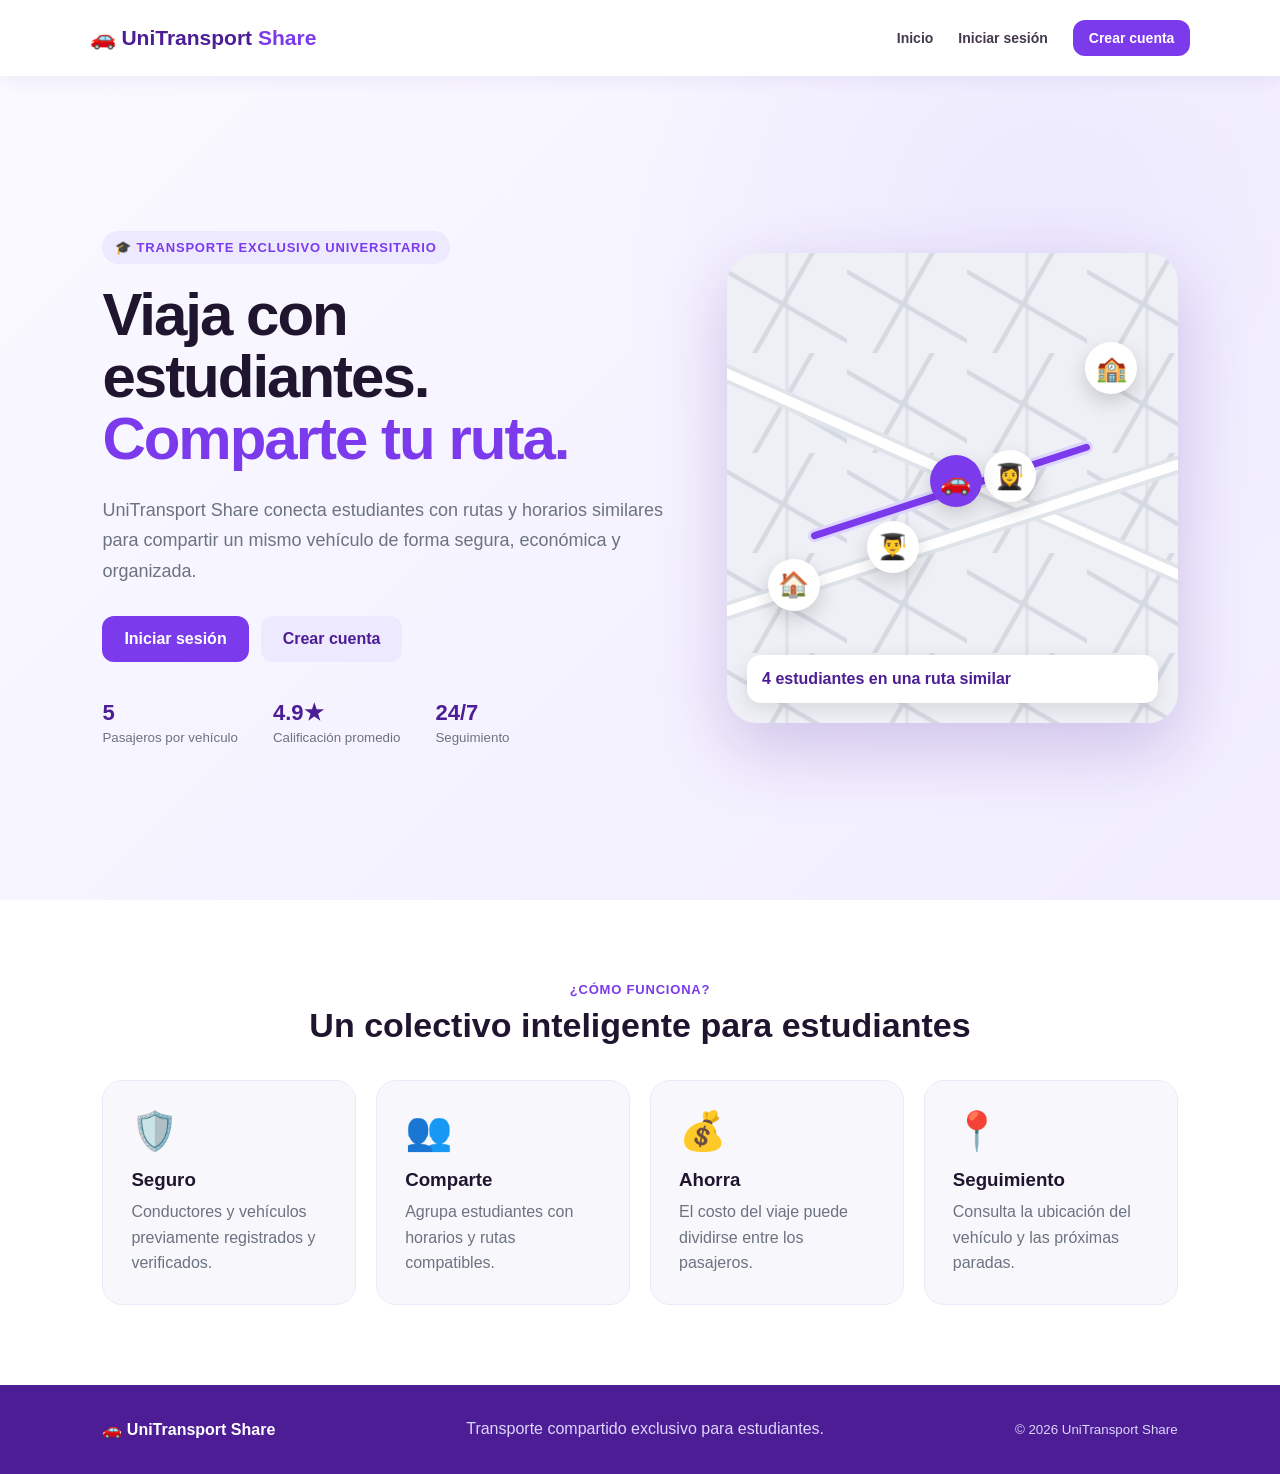
<file: UniTransport-Share/index.html>
<!DOCTYPE html>
<html lang="es">

<head>
  <meta charset="UTF-8">
  <meta name="viewport" content="width=device-width, initial-scale=1.0">
  <title>UniTransport Share</title>
  <link rel="stylesheet" href="css/style.css">
</head>

<body>
  <header>
    <a class="logo" href="index.html">🚗 UniTransport <span>Share</span></a>
    <nav>
      <a href="index.html">Inicio</a>
      <a href="login.html">Iniciar sesión</a>
      <a class="btn btn-small" href="registro.html">Crear cuenta</a>
    </nav>
  </header>

  <main class="hero">
    <section class="hero-copy">
      <span class="badge">🎓 Transporte exclusivo universitario</span>
      <h1>Viaja con estudiantes.<br><span>Comparte tu ruta.</span></h1>
      <p>UniTransport Share conecta estudiantes con rutas y horarios similares para compartir un mismo vehículo de forma
        segura, económica y organizada.</p>
      <div class="actions">
        <a class="btn" href="login.html">Iniciar sesión</a>
        <a class="btn btn-light" href="registro.html">Crear cuenta</a>
      </div>
      <div class="mini-stats">
        <div><b>5</b><small>Pasajeros por vehículo</small></div>
        <div><b>4.9★</b><small>Calificación promedio</small></div>
        <div><b>24/7</b><small>Seguimiento</small></div>
      </div>
    </section>

    <section class="hero-visual">
      <div class="map-card">
        <div class="map-grid"></div>
        <div class="road road-1"></div>
        <div class="road road-2"></div>
        <div class="route-line"></div>
        <div class="map-pin pin-home">🏠</div>
        <div class="map-pin pin-1">👨‍🎓</div>
        <div class="map-pin pin-2">👩‍🎓</div>
        <div class="map-pin pin-uni">🏫</div>
        <div class="map-car">🚗</div>
        <div class="map-label">4 estudiantes en una ruta similar</div>
      </div>
    </section>
  </main>

  <section class="features-section">
    <div class="section-heading">
      <span class="eyebrow">¿Cómo funciona?</span>
      <h2>Un colectivo inteligente para estudiantes</h2>
    </div>
    <div class="feature-grid">
      <article class="feature-card">
        <div class="feature-icon">🛡️</div>
        <h3>Seguro</h3>
        <p>Conductores y vehículos previamente registrados y verificados.</p>
      </article>
      <article class="feature-card">
        <div class="feature-icon">👥</div>
        <h3>Comparte</h3>
        <p>Agrupa estudiantes con horarios y rutas compatibles.</p>
      </article>
      <article class="feature-card">
        <div class="feature-icon">💰</div>
        <h3>Ahorra</h3>
        <p>El costo del viaje puede dividirse entre los pasajeros.</p>
      </article>
      <article class="feature-card">
        <div class="feature-icon">📍</div>
        <h3>Seguimiento</h3>
        <p>Consulta la ubicación del vehículo y las próximas paradas.</p>
      </article>
    </div>
  </section>

  <footer><b>🚗 UniTransport Share</b><span>Transporte compartido exclusivo para estudiantes.</span><small>© 2026
      UniTransport Share</small></footer>
</body>

</html>
</file>
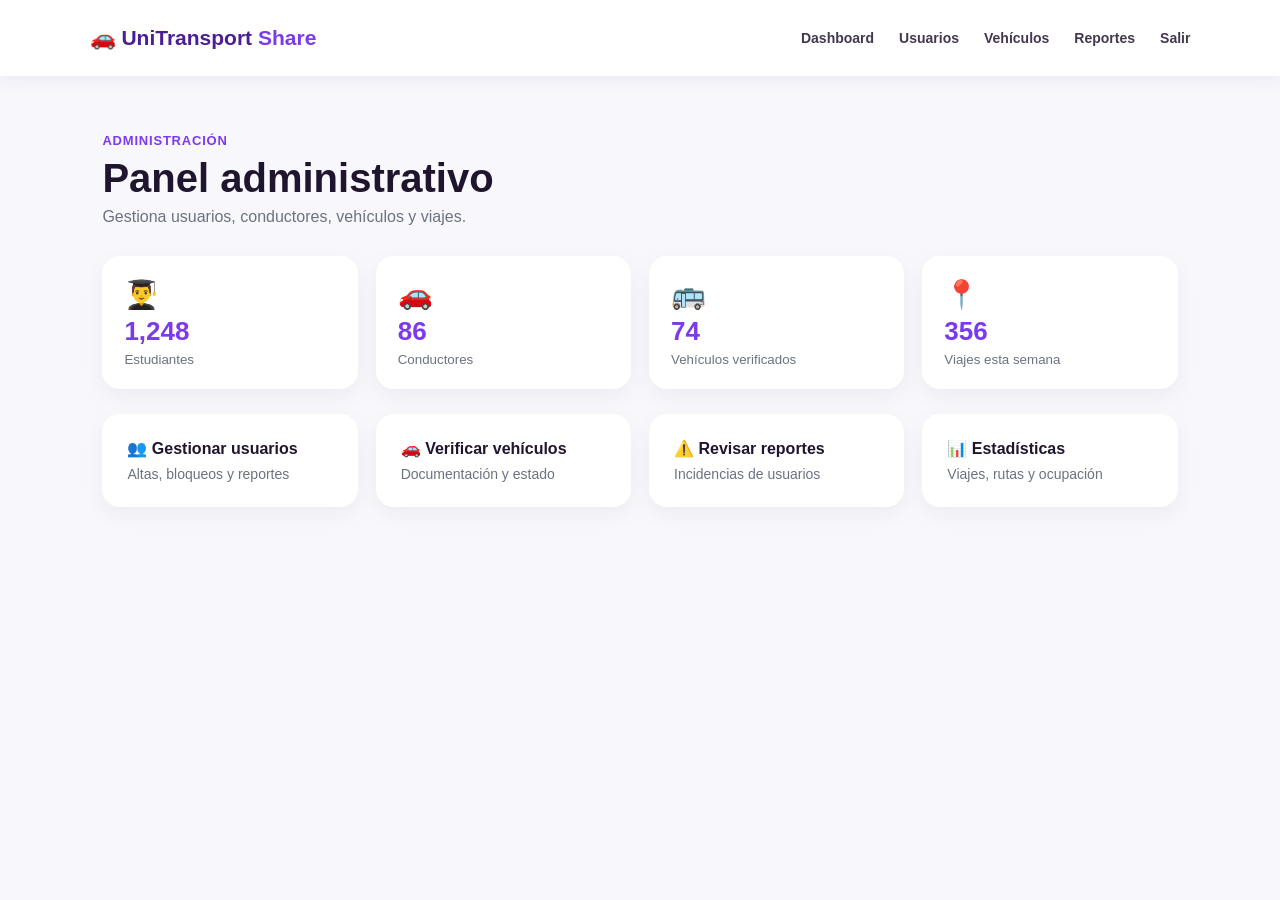
<file: UniTransport-Share/admin.html>
<!DOCTYPE html>
<html lang="es">
<head><meta charset="UTF-8"><meta name="viewport" content="width=device-width, initial-scale=1.0"><title>Administrador | UniTransport</title><link rel="stylesheet" href="css/style.css"></head>
<body>
<header><a class="logo" href="admin.html">🚗 UniTransport <span>Share</span></a><nav><a href="admin.html">Dashboard</a><a href="#usuarios">Usuarios</a><a href="#vehiculos">Vehículos</a><a href="#reportes">Reportes</a><a href="index.html">Salir</a></nav></header>
<main class="page-container"><div class="page-title"><span class="eyebrow">Administración</span><h1>Panel administrativo</h1><p>Gestiona usuarios, conductores, vehículos y viajes.</p></div>
<div class="admin-kpis"><div><span>👨‍🎓</span><b>1,248</b><small>Estudiantes</small></div><div><span>🚗</span><b>86</b><small>Conductores</small></div><div><span>🚌</span><b>74</b><small>Vehículos verificados</small></div><div><span>📍</span><b>356</b><small>Viajes esta semana</small></div></div>
<div class="admin-grid"><a href="#usuarios"><b>👥 Gestionar usuarios</b><span>Altas, bloqueos y reportes</span></a><a href="#vehiculos"><b>🚗 Verificar vehículos</b><span>Documentación y estado</span></a><a href="#reportes"><b>⚠️ Revisar reportes</b><span>Incidencias de usuarios</span></a><a href="#"><b>📊 Estadísticas</b><span>Viajes, rutas y ocupación</span></a></div>
</main></body></html>
</file>
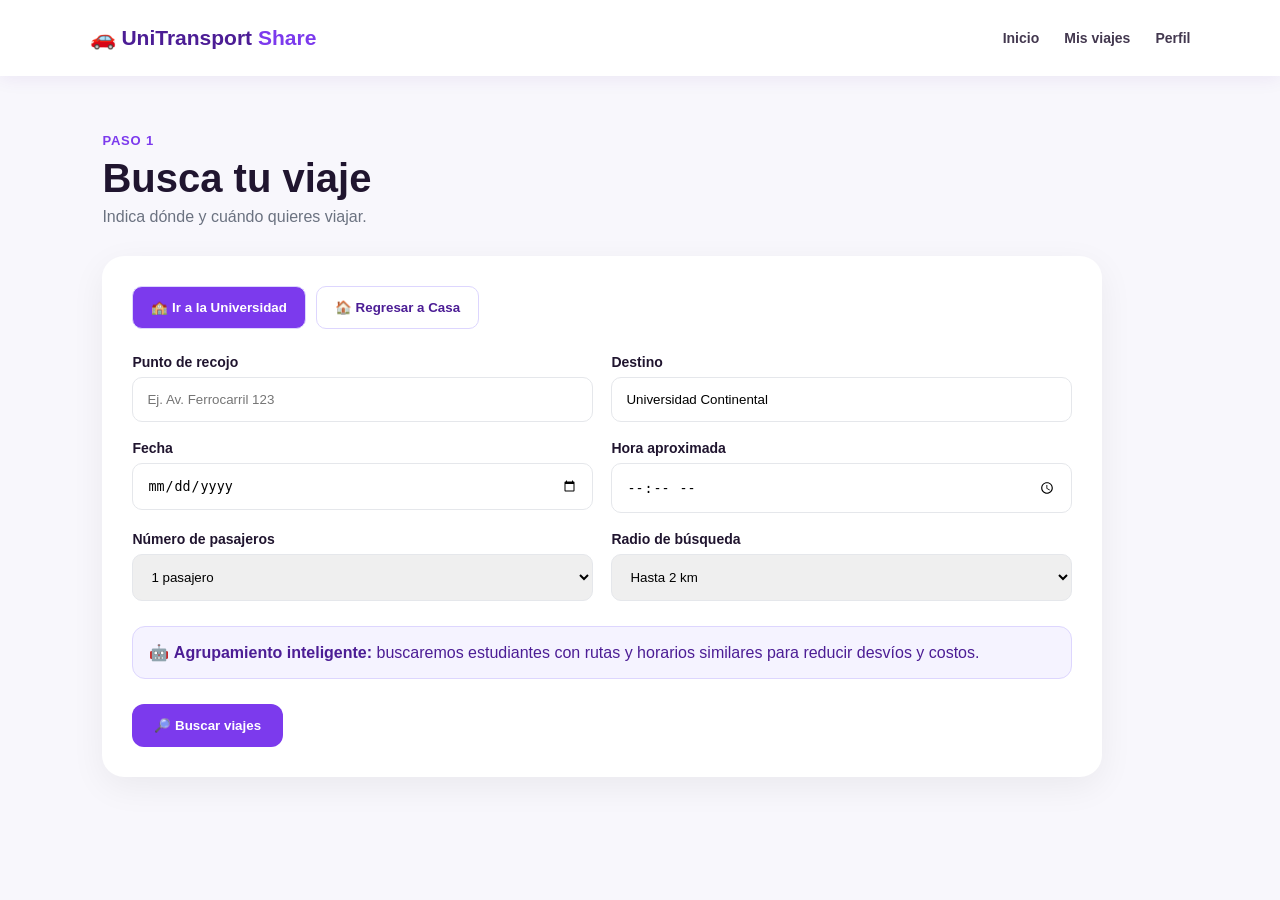
<file: UniTransport-Share/buscar-viaje.html>
<!DOCTYPE html>
<html lang="es">
<head><meta charset="UTF-8"><meta name="viewport" content="width=device-width, initial-scale=1.0"><title>Buscar viaje | UniTransport</title><link rel="stylesheet" href="css/style.css"></head>
<body>
<header><a class="logo" href="estudiante.html">🚗 UniTransport <span>Share</span></a><nav><a href="estudiante.html">Inicio</a><a href="mis-viajes.html">Mis viajes</a><a href="perfil.html">Perfil</a></nav></header>
<main class="page-container">
  <div class="page-title"><span class="eyebrow">Paso 1</span><h1>Busca tu viaje</h1><p>Indica dónde y cuándo quieres viajar.</p></div>
  <form class="search-panel" id="searchForm">
    <div class="direction-toggle"><button type="button" class="direction active" data-value="universidad">🏫 Ir a la Universidad</button><button type="button" class="direction" data-value="casa">🏠 Regresar a Casa</button></div>
    <div class="form-grid">
      <div><label>Punto de recojo</label><input id="origin" required placeholder="Ej. Av. Ferrocarril 123"></div>
      <div><label>Destino</label><input id="destination" required value="Universidad Continental" placeholder="Destino"></div>
      <div><label>Fecha</label><input id="date" type="date" required></div>
      <div><label>Hora aproximada</label><input id="time" type="time" required></div>
      <div><label>Número de pasajeros</label><select><option>1 pasajero</option><option>2 pasajeros</option><option>3 pasajeros</option></select></div>
      <div><label>Radio de búsqueda</label><select><option>Hasta 2 km</option><option>Hasta 5 km</option><option>Hasta 10 km</option></select></div>
    </div>
    <div class="smart-message">🤖 <b>Agrupamiento inteligente:</b> buscaremos estudiantes con rutas y horarios similares para reducir desvíos y costos.</div>
    <button class="btn" type="submit">🔎 Buscar viajes</button>
  </form>
</main>
<script src="js/script.js"></script>
</body>
</html>
</file>
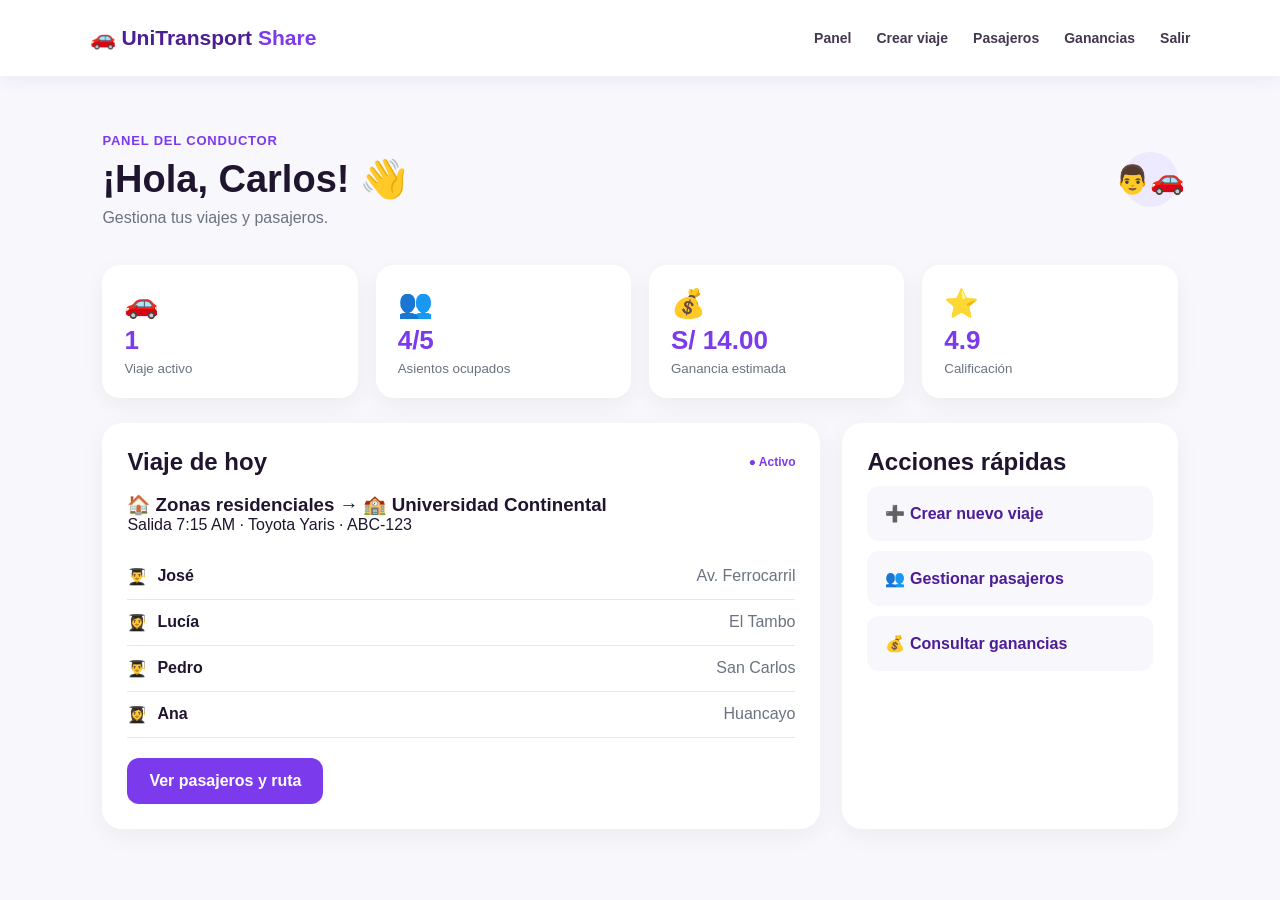
<file: UniTransport-Share/conductor.html>
<!DOCTYPE html>
<html lang="es">
<head><meta charset="UTF-8"><meta name="viewport" content="width=device-width, initial-scale=1.0"><title>Panel conductor | UniTransport</title><link rel="stylesheet" href="css/style.css"></head>
<body>
<header><a class="logo" href="conductor.html">🚗 UniTransport <span>Share</span></a><nav><a href="conductor.html">Panel</a><a href="crear-viaje.html">Crear viaje</a><a href="pasajeros.html">Pasajeros</a><a href="ganancias.html">Ganancias</a><a href="index.html">Salir</a></nav></header>
<main class="dashboard">
  <div class="welcome"><div><span class="eyebrow">Panel del conductor</span><h1>¡Hola, Carlos! 👋</h1><p>Gestiona tus viajes y pasajeros.</p></div><div class="avatar">👨‍🚗</div></div>
  <div class="driver-kpis"><div><span>🚗</span><b>1</b><small>Viaje activo</small></div><div><span>👥</span><b>4/5</b><small>Asientos ocupados</small></div><div><span>💰</span><b>S/ 14.00</b><small>Ganancia estimada</small></div><div><span>⭐</span><b>4.9</b><small>Calificación</small></div></div>
  <div class="driver-main-grid">
    <section class="driver-panel"><div class="panel-title"><h2>Viaje de hoy</h2><span class="status active">● Activo</span></div><h3>🏠 Zonas residenciales → 🏫 Universidad Continental</h3><p>Salida 7:15 AM · Toyota Yaris · ABC-123</p><div class="passenger-list"><div>👨‍🎓 <b>José</b><span>Av. Ferrocarril</span></div><div>👩‍🎓 <b>Lucía</b><span>El Tambo</span></div><div>👨‍🎓 <b>Pedro</b><span>San Carlos</span></div><div>👩‍🎓 <b>Ana</b><span>Huancayo</span></div></div><a class="btn" href="pasajeros.html">Ver pasajeros y ruta</a></section>
    <section class="driver-panel quick-driver"><h2>Acciones rápidas</h2><a href="crear-viaje.html">➕ Crear nuevo viaje</a><a href="pasajeros.html">👥 Gestionar pasajeros</a><a href="ganancias.html">💰 Consultar ganancias</a></section>
  </div>
</main>
</body>
</html>
</file>
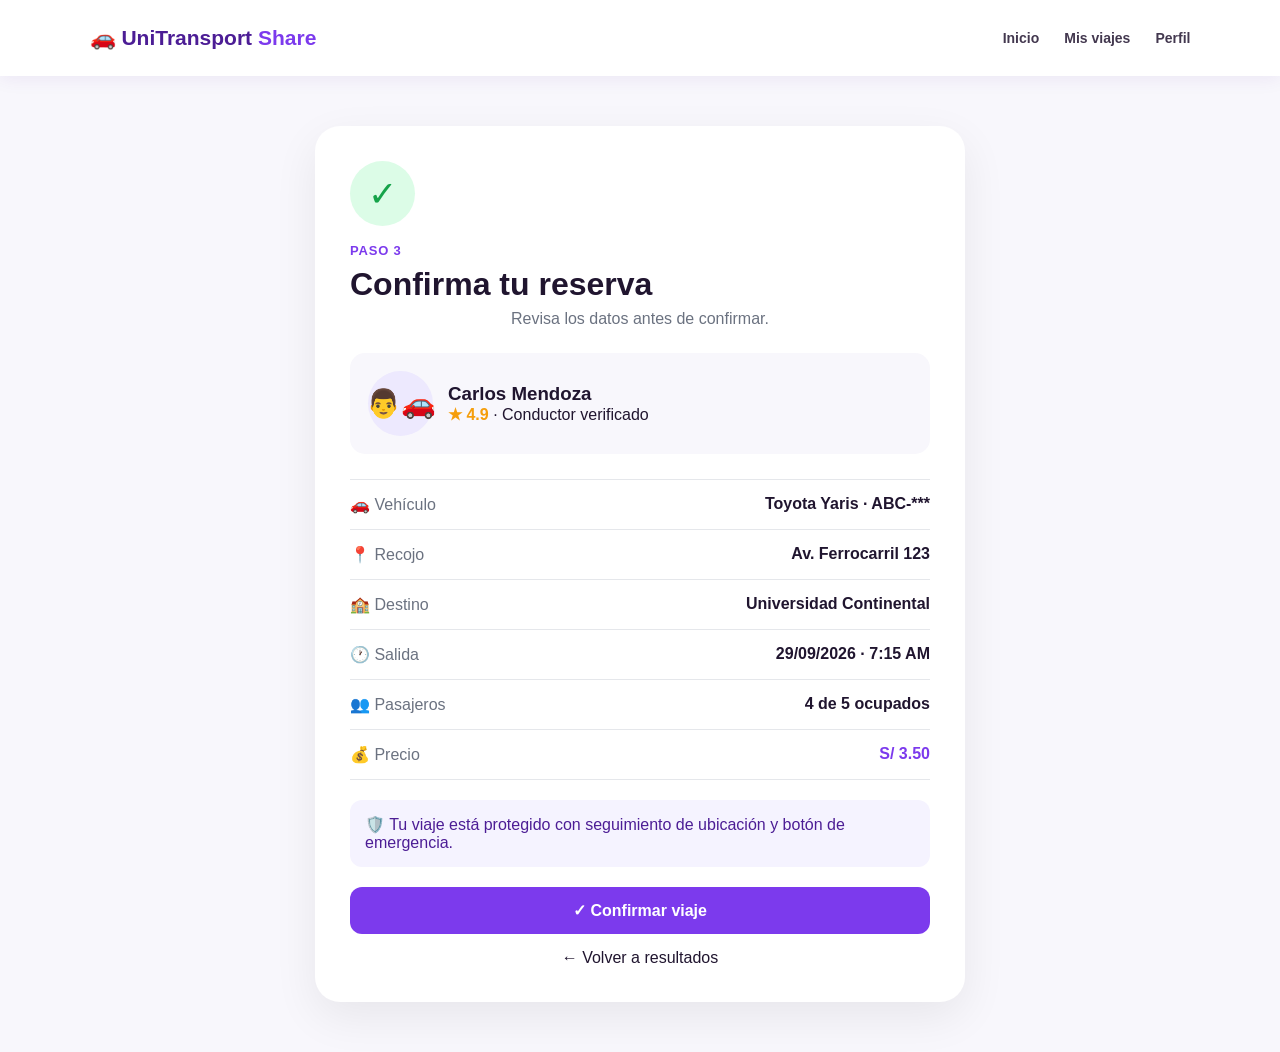
<file: UniTransport-Share/confirmacion.html>
<!DOCTYPE html>
<html lang="es">
<head><meta charset="UTF-8"><meta name="viewport" content="width=device-width, initial-scale=1.0"><title>Confirmar viaje | UniTransport</title><link rel="stylesheet" href="css/style.css"></head>
<body>
<header><a class="logo" href="estudiante.html">🚗 UniTransport <span>Share</span></a><nav><a href="estudiante.html">Inicio</a><a href="mis-viajes.html">Mis viajes</a><a href="perfil.html">Perfil</a></nav></header>
<main class="confirm-page">
  <div class="confirm-card">
    <div class="success-icon">✓</div><span class="eyebrow">Paso 3</span><h1>Confirma tu reserva</h1><p class="muted">Revisa los datos antes de confirmar.</p>
    <div class="driver-summary"><div class="driver-photo large">👨‍🚗</div><div><h3>Carlos Mendoza</h3><span class="rating">★ 4.9</span> · Conductor verificado</div></div>
    <div class="detail-list">
      <div><span>🚗 Vehículo</span><b>Toyota Yaris · ABC-***</b></div>
      <div><span>📍 Recojo</span><b>Av. Ferrocarril 123</b></div>
      <div><span>🏫 Destino</span><b>Universidad Continental</b></div>
      <div><span>🕐 Salida</span><b>29/09/2026 · 7:15 AM</b></div>
      <div><span>👥 Pasajeros</span><b>4 de 5 ocupados</b></div>
      <div><span>💰 Precio</span><b class="purple">S/ 3.50</b></div>
    </div>
    <div class="safety-note">🛡️ Tu viaje está protegido con seguimiento de ubicación y botón de emergencia.</div>
    <a class="btn full center" href="mapa.html">✓ Confirmar viaje</a>
    <a class="back-link center-link" href="resultados.html">← Volver a resultados</a>
  </div>
</main>
</body>
</html>
</file>
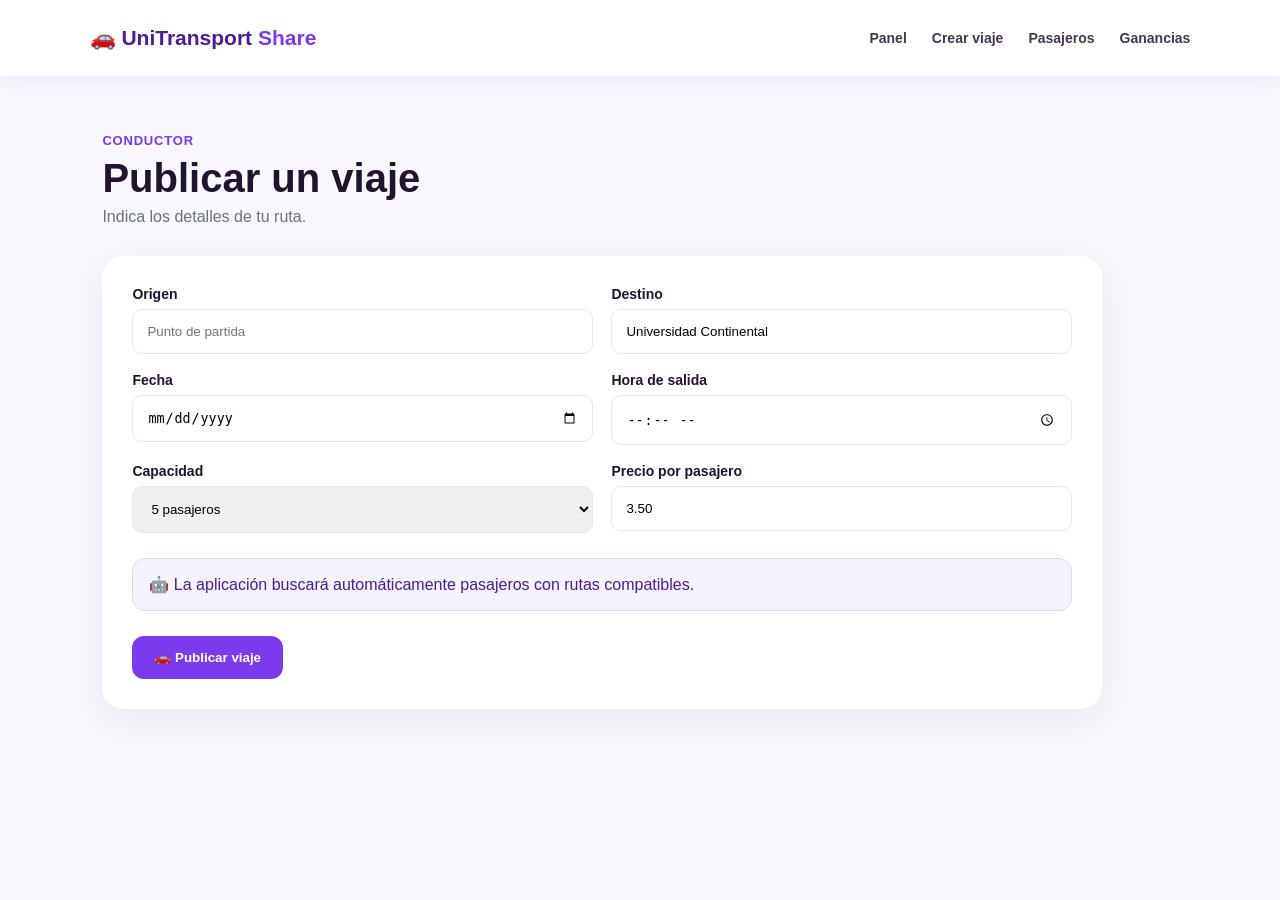
<file: UniTransport-Share/crear-viaje.html>
<!DOCTYPE html>
<html lang="es">
<head><meta charset="UTF-8"><meta name="viewport" content="width=device-width, initial-scale=1.0"><title>Crear viaje | UniTransport</title><link rel="stylesheet" href="css/style.css"></head>
<body>
<header><a class="logo" href="conductor.html">🚗 UniTransport <span>Share</span></a><nav><a href="conductor.html">Panel</a><a href="crear-viaje.html">Crear viaje</a><a href="pasajeros.html">Pasajeros</a><a href="ganancias.html">Ganancias</a></nav></header>
<main class="page-container">
<div class="page-title"><span class="eyebrow">Conductor</span><h1>Publicar un viaje</h1><p>Indica los detalles de tu ruta.</p></div>
<form class="search-panel" id="createTripForm"><div class="form-grid"><div><label>Origen</label><input required placeholder="Punto de partida"></div><div><label>Destino</label><input required value="Universidad Continental"></div><div><label>Fecha</label><input type="date" required></div><div><label>Hora de salida</label><input type="time" required></div><div><label>Capacidad</label><select><option>4 pasajeros</option><option selected>5 pasajeros</option><option>6 pasajeros</option></select></div><div><label>Precio por pasajero</label><input type="number" value="3.50" step="0.10"></div></div><div class="smart-message">🤖 La aplicación buscará automáticamente pasajeros con rutas compatibles.</div><button class="btn" type="submit">🚗 Publicar viaje</button></form>
</main>
<script src="js/script.js"></script>
</body>
</html>
</file>
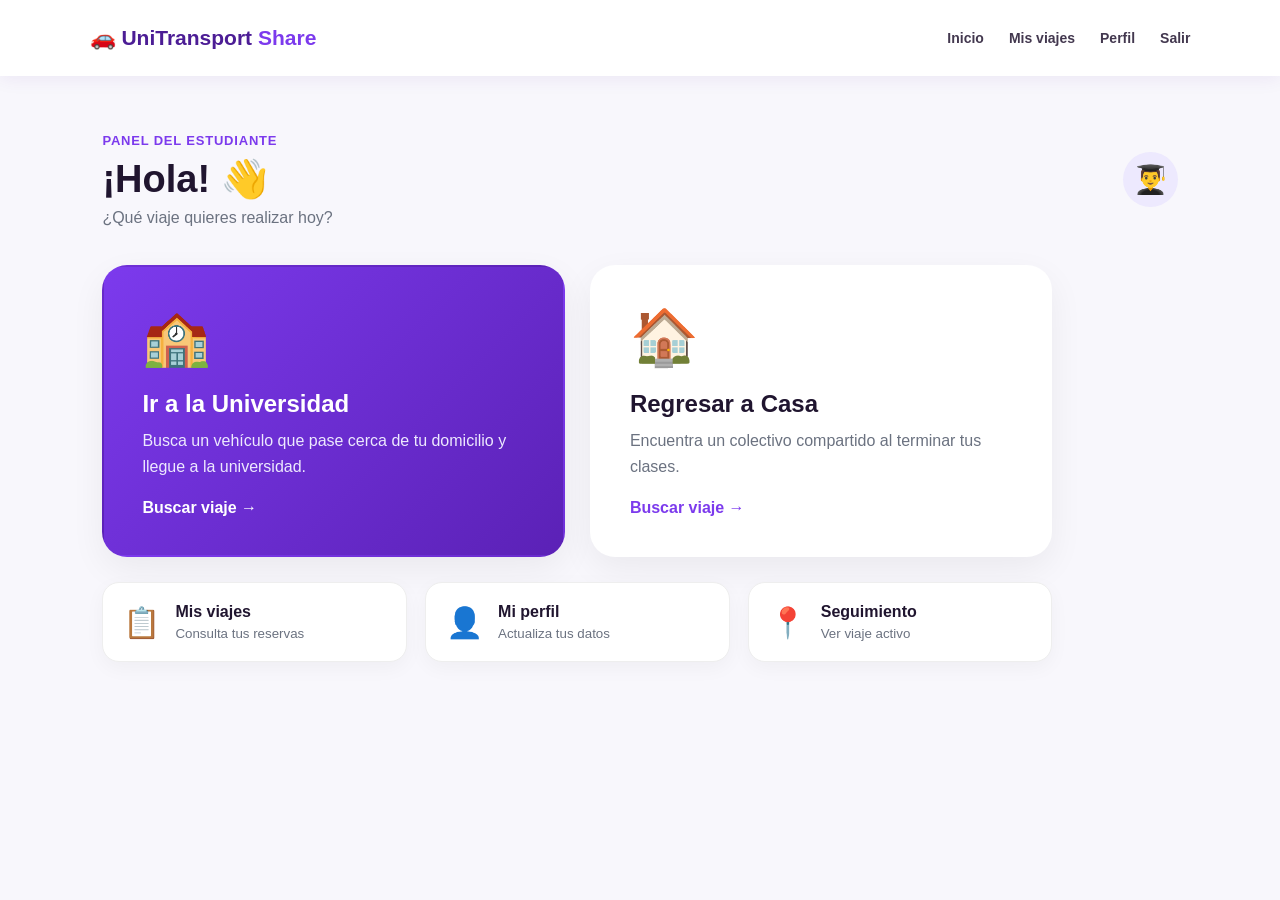
<file: UniTransport-Share/estudiante.html>
<!DOCTYPE html>
<html lang="es">
<head><meta charset="UTF-8"><meta name="viewport" content="width=device-width, initial-scale=1.0"><title>Panel estudiante | UniTransport</title><link rel="stylesheet" href="css/style.css"></head>
<body>
<header class="dashboard-header"><a class="logo" href="estudiante.html">🚗 UniTransport <span>Share</span></a><nav><a href="estudiante.html">Inicio</a><a href="mis-viajes.html">Mis viajes</a><a href="perfil.html">Perfil</a><a href="index.html">Salir</a></nav></header>
<main class="dashboard">
  <div class="welcome"><div><span class="eyebrow">Panel del estudiante</span><h1>¡Hola! 👋</h1><p>¿Qué viaje quieres realizar hoy?</p></div><div class="avatar">👨‍🎓</div></div>
  <div class="trip-choice">
    <a href="buscar-viaje.html?tipo=universidad" class="choice-card primary"><span class="choice-icon">🏫</span><h2>Ir a la Universidad</h2><p>Busca un vehículo que pase cerca de tu domicilio y llegue a la universidad.</p><span class="choice-link">Buscar viaje →</span></a>
    <a href="buscar-viaje.html?tipo=casa" class="choice-card"><span class="choice-icon">🏠</span><h2>Regresar a Casa</h2><p>Encuentra un colectivo compartido al terminar tus clases.</p><span class="choice-link">Buscar viaje →</span></a>
  </div>
  <div class="quick-grid">
    <a href="mis-viajes.html" class="quick-card"><span>📋</span><div><b>Mis viajes</b><small>Consulta tus reservas</small></div></a>
    <a href="perfil.html" class="quick-card"><span>👤</span><div><b>Mi perfil</b><small>Actualiza tus datos</small></div></a>
    <a href="mapa.html" class="quick-card"><span>📍</span><div><b>Seguimiento</b><small>Ver viaje activo</small></div></a>
  </div>
</main>
</body>
</html>
</file>
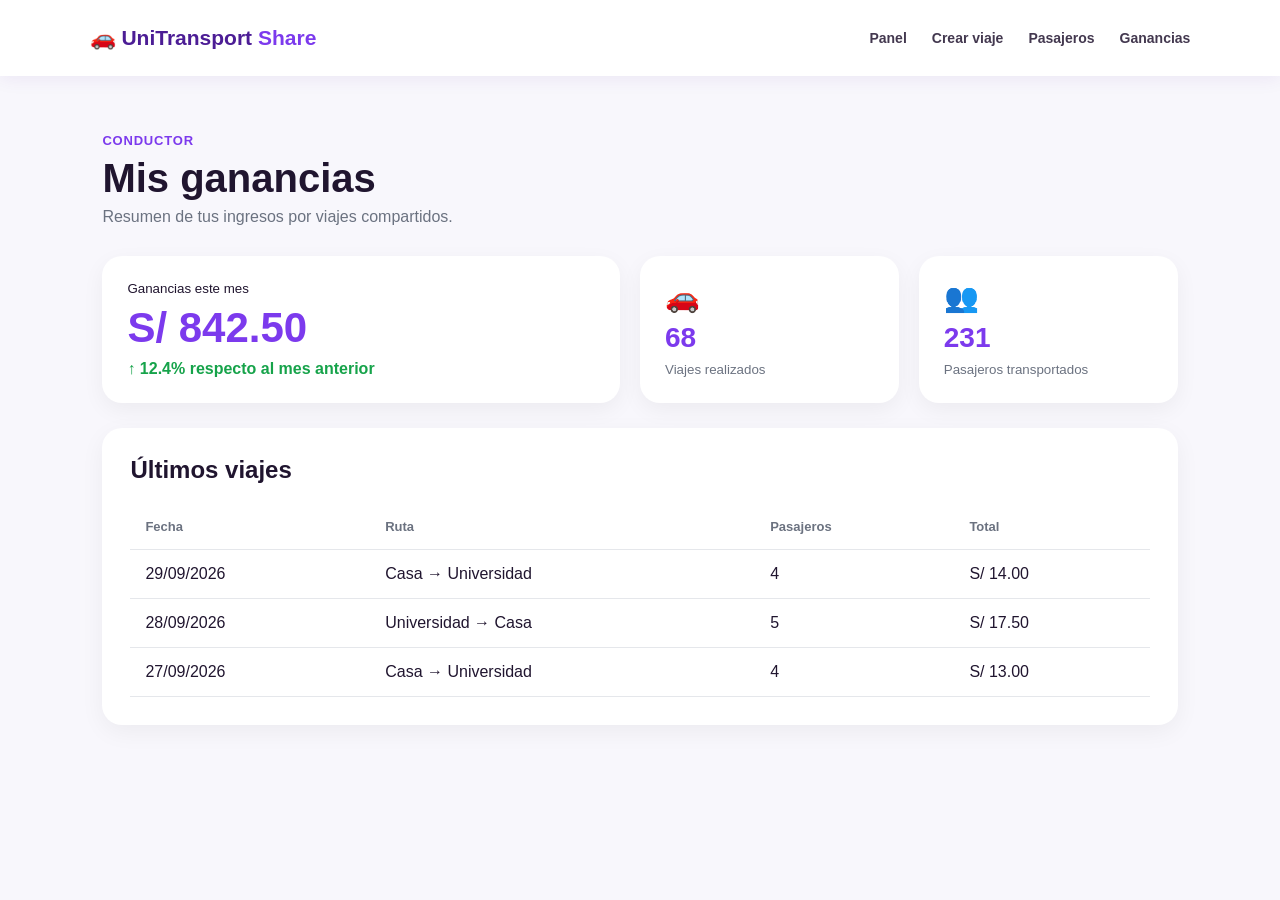
<file: UniTransport-Share/ganancias.html>
<!DOCTYPE html>
<html lang="es">
<head><meta charset="UTF-8"><meta name="viewport" content="width=device-width, initial-scale=1.0"><title>Ganancias | UniTransport</title><link rel="stylesheet" href="css/style.css"></head>
<body>
<header><a class="logo" href="conductor.html">🚗 UniTransport <span>Share</span></a><nav><a href="conductor.html">Panel</a><a href="crear-viaje.html">Crear viaje</a><a href="pasajeros.html">Pasajeros</a><a href="ganancias.html">Ganancias</a></nav></header>
<main class="page-container"><div class="page-title"><span class="eyebrow">Conductor</span><h1>Mis ganancias</h1><p>Resumen de tus ingresos por viajes compartidos.</p></div>
<div class="earnings-grid"><div class="earning-main"><small>Ganancias este mes</small><strong>S/ 842.50</strong><span class="positive">↑ 12.4% respecto al mes anterior</span></div><div class="earning-small"><span>🚗</span><b>68</b><small>Viajes realizados</small></div><div class="earning-small"><span>👥</span><b>231</b><small>Pasajeros transportados</small></div></div>
<section class="profile-card table-card"><h2>Últimos viajes</h2><table><thead><tr><th>Fecha</th><th>Ruta</th><th>Pasajeros</th><th>Total</th></tr></thead><tbody><tr><td>29/09/2026</td><td>Casa → Universidad</td><td>4</td><td>S/ 14.00</td></tr><tr><td>28/09/2026</td><td>Universidad → Casa</td><td>5</td><td>S/ 17.50</td></tr><tr><td>27/09/2026</td><td>Casa → Universidad</td><td>4</td><td>S/ 13.00</td></tr></tbody></table></section>
</main></body></html>
</file>
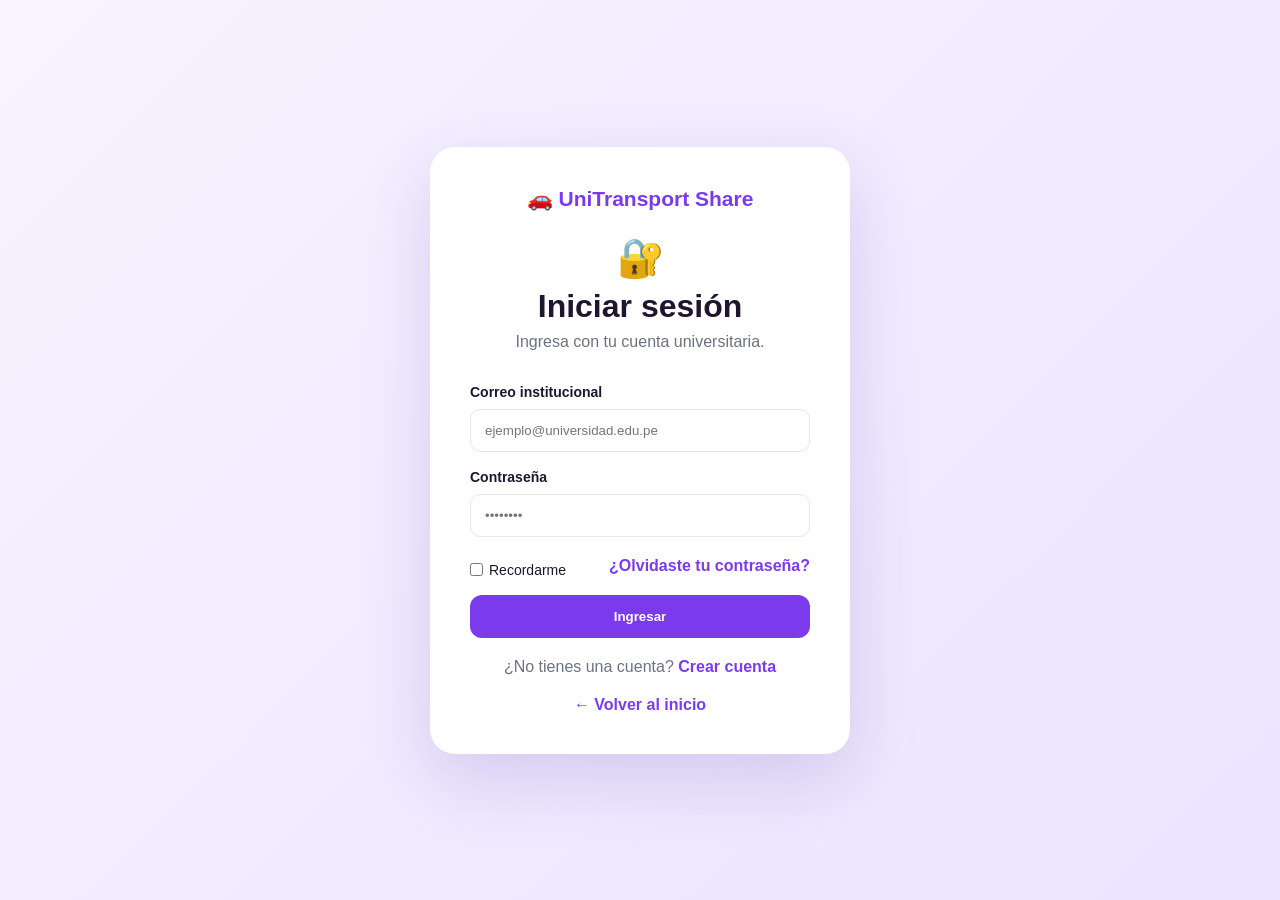
<file: UniTransport-Share/login.html>
<!DOCTYPE html>
<html lang="es">
<head><meta charset="UTF-8"><meta name="viewport" content="width=device-width, initial-scale=1.0"><title>Iniciar sesión | UniTransport</title><link rel="stylesheet" href="css/style.css"></head>
<body class="auth-body">
<div class="auth-card">
  <a class="logo auth-logo" href="index.html">🚗 UniTransport <span>Share</span></a>
  <div class="auth-icon">🔐</div>
  <h1>Iniciar sesión</h1>
  <p class="muted">Ingresa con tu cuenta universitaria.</p>
  <form id="loginForm">
    <label>Correo institucional</label><input type="email" placeholder="ejemplo@universidad.edu.pe" required>
    <label>Contraseña</label><input type="password" placeholder="••••••••" required>
    <div class="form-row between"><label class="check"><input type="checkbox"> Recordarme</label><a href="#">¿Olvidaste tu contraseña?</a></div>
    <button class="btn full" type="submit">Ingresar</button>
  </form>
  <p class="auth-bottom">¿No tienes una cuenta? <a href="registro.html">Crear cuenta</a></p>
  <a class="back-link" href="index.html">← Volver al inicio</a>
</div>
<script src="js/script.js"></script>
</body>
</html>
</file>
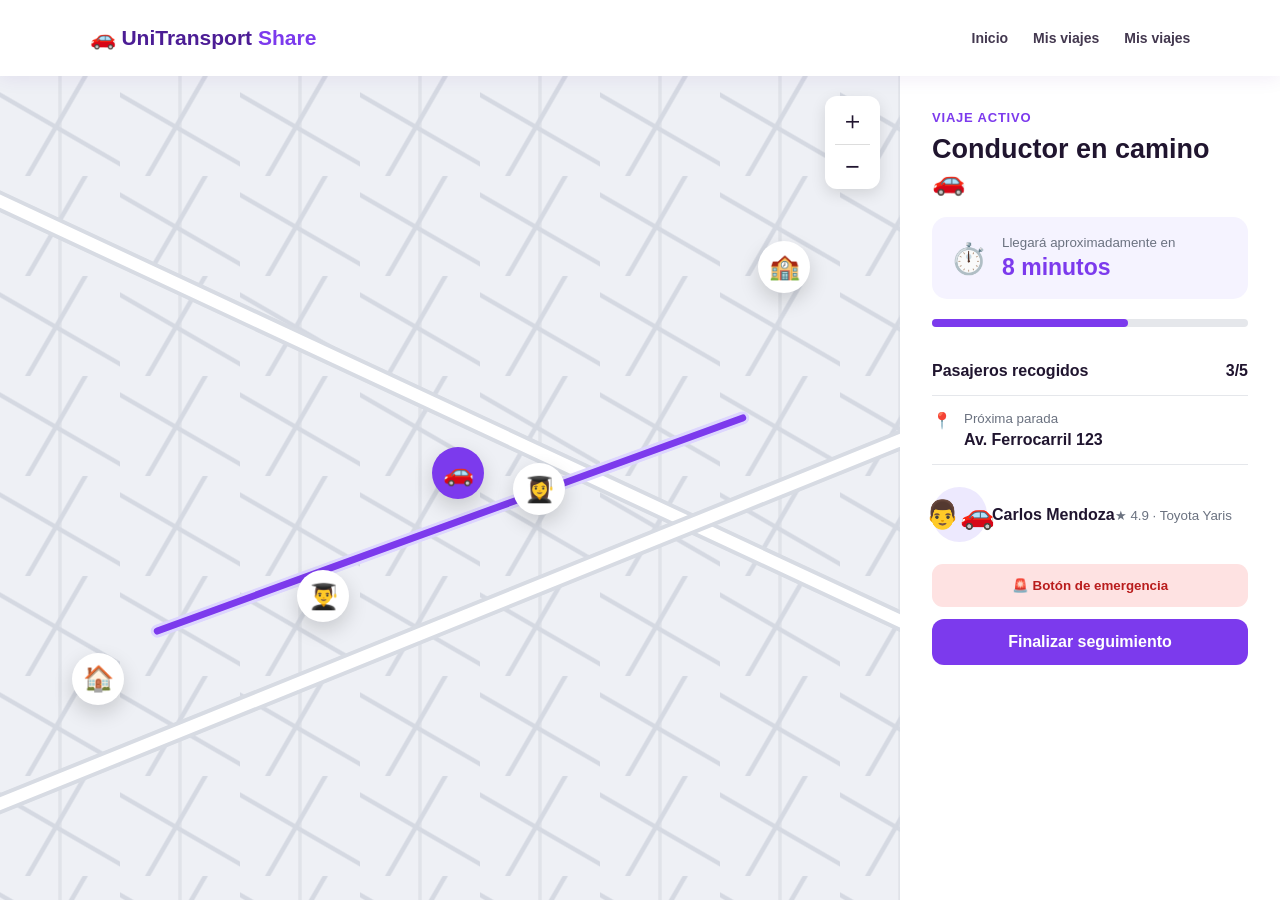
<file: UniTransport-Share/mapa.html>
<!DOCTYPE html>
<html lang="es">
<head><meta charset="UTF-8"><meta name="viewport" content="width=device-width, initial-scale=1.0"><title>Seguimiento | UniTransport</title><link rel="stylesheet" href="css/style.css"></head>
<body>
<header><a class="logo" href="estudiante.html">🚗 UniTransport <span>Share</span></a><nav><a href="estudiante.html">Inicio</a><a href="mis-viajes.html">Mis viajes</a><a href="mis-viajes.html">Mis viajes</a></nav></header>
<main class="tracking">
  <section class="fake-map">
    <div class="map-grid"></div><div class="road road-a"></div><div class="road road-b"></div><div class="route-line track-route"></div>
    <div class="map-pin pin-track-home">🏠</div><div class="map-pin pin-track-1">👨‍🎓</div><div class="map-pin pin-track-2">👩‍🎓</div><div class="map-pin pin-track-uni">🏫</div><div class="map-car moving">🚗</div>
    <div class="map-control">＋<br><hr>−</div>
  </section>
  <aside class="tracking-panel">
    <span class="eyebrow">Viaje activo</span><h1>Conductor en camino 🚗</h1>
    <div class="eta"><span>⏱️</span><div><small>Llegará aproximadamente en</small><strong>8 minutos</strong></div></div>
    <div class="progress"><div style="width:62%"></div></div>
    <div class="track-status"><b>Pasajeros recogidos</b><strong>3/5</strong></div>
    <div class="next-stop"><span>📍</span><div><small>Próxima parada</small><b>Av. Ferrocarril 123</b></div></div>
    <div class="trip-driver"><div class="driver-photo">👨‍🚗</div><div><b>Carlos Mendoza</b><small>★ 4.9 · Toyota Yaris</small></div></div>
    <button class="emergency">🚨 Botón de emergencia</button>
    <a class="btn full center" href="mis-viajes.html">Finalizar seguimiento</a>
  </aside>
</main>
</body>
</html>
</file>
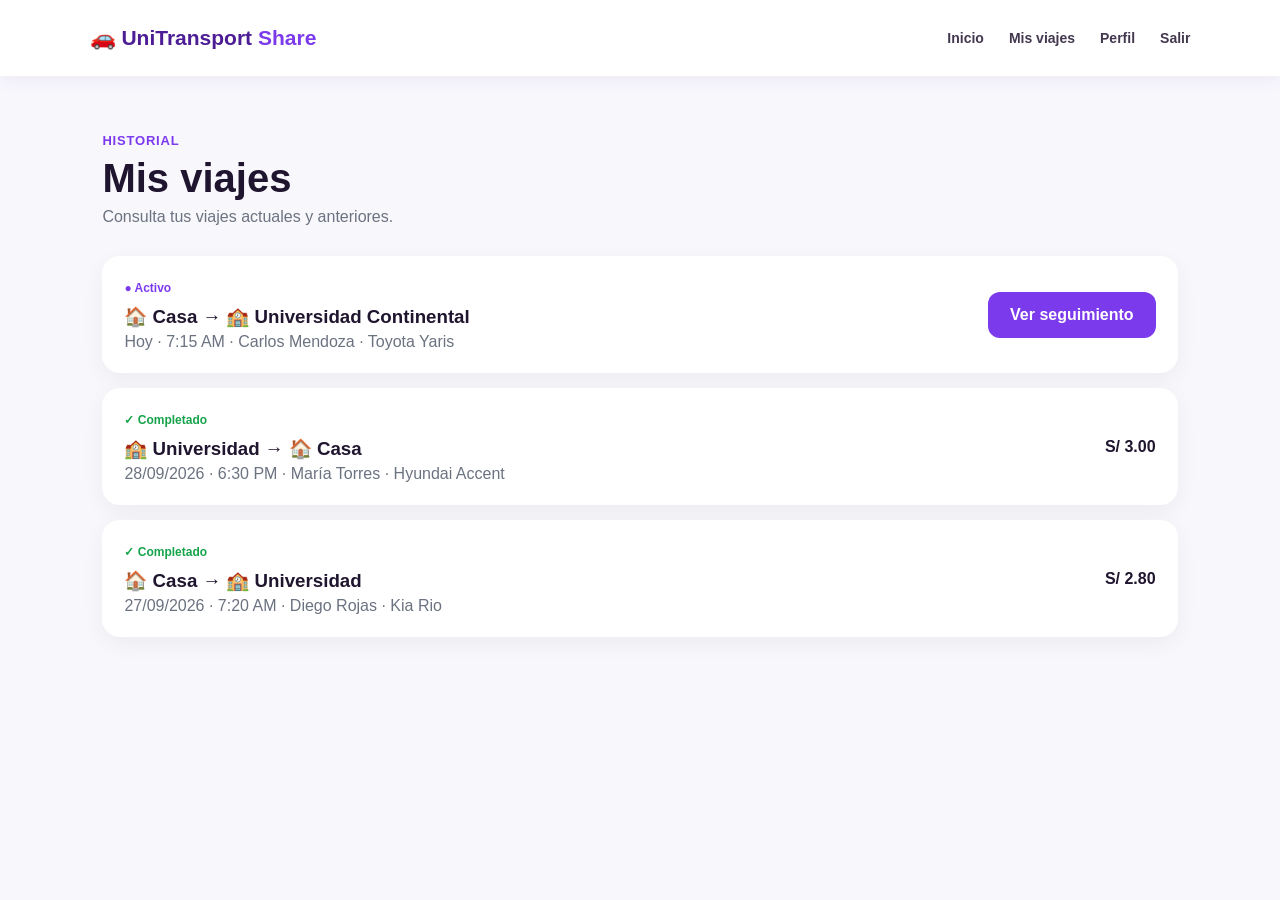
<file: UniTransport-Share/mis-viajes.html>
<!DOCTYPE html>
<html lang="es">
<head><meta charset="UTF-8"><meta name="viewport" content="width=device-width, initial-scale=1.0"><title>Mis viajes | UniTransport</title><link rel="stylesheet" href="css/style.css"></head>
<body>
<header><a class="logo" href="estudiante.html">🚗 UniTransport <span>Share</span></a><nav><a href="estudiante.html">Inicio</a><a href="mis-viajes.html">Mis viajes</a><a href="perfil.html">Perfil</a><a href="index.html">Salir</a></nav></header>
<main class="page-container">
  <div class="page-title"><span class="eyebrow">Historial</span><h1>Mis viajes</h1><p>Consulta tus viajes actuales y anteriores.</p></div>
  <div class="history-card active-trip"><div><span class="status active">● Activo</span><h3>🏠 Casa → 🏫 Universidad Continental</h3><p>Hoy · 7:15 AM · Carlos Mendoza · Toyota Yaris</p></div><a class="btn" href="mapa.html">Ver seguimiento</a></div>
  <div class="history-card"><div><span class="status completed">✓ Completado</span><h3>🏫 Universidad → 🏠 Casa</h3><p>28/09/2026 · 6:30 PM · María Torres · Hyundai Accent</p></div><strong>S/ 3.00</strong></div>
  <div class="history-card"><div><span class="status completed">✓ Completado</span><h3>🏠 Casa → 🏫 Universidad</h3><p>27/09/2026 · 7:20 AM · Diego Rojas · Kia Rio</p></div><strong>S/ 2.80</strong></div>
</main>
</body>
</html>
</file>
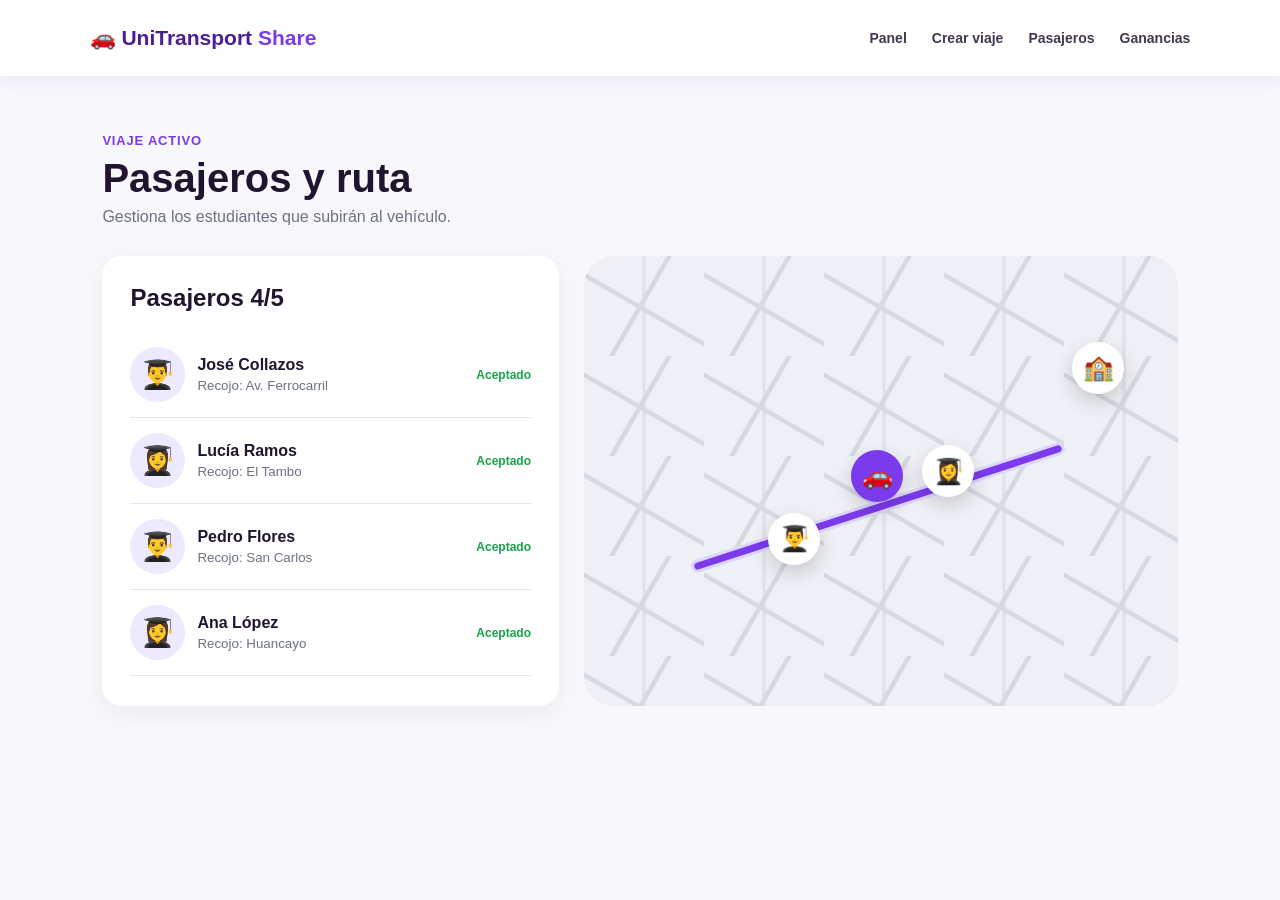
<file: UniTransport-Share/pasajeros.html>
<!DOCTYPE html>
<html lang="es">
<head><meta charset="UTF-8"><meta name="viewport" content="width=device-width, initial-scale=1.0"><title>Pasajeros | UniTransport</title><link rel="stylesheet" href="css/style.css"></head>
<body>
<header><a class="logo" href="conductor.html">🚗 UniTransport <span>Share</span></a><nav><a href="conductor.html">Panel</a><a href="crear-viaje.html">Crear viaje</a><a href="pasajeros.html">Pasajeros</a><a href="ganancias.html">Ganancias</a></nav></header>
<main class="page-container"><div class="page-title"><span class="eyebrow">Viaje activo</span><h1>Pasajeros y ruta</h1><p>Gestiona los estudiantes que subirán al vehículo.</p></div>
<div class="passenger-page-grid"><section class="profile-card"><h2>Pasajeros 4/5</h2><div class="request"><div class="avatar">👨‍🎓</div><div><b>José Collazos</b><small>Recojo: Av. Ferrocarril</small></div><span class="accepted">Aceptado</span></div><div class="request"><div class="avatar">👩‍🎓</div><div><b>Lucía Ramos</b><small>Recojo: El Tambo</small></div><span class="accepted">Aceptado</span></div><div class="request"><div class="avatar">👨‍🎓</div><div><b>Pedro Flores</b><small>Recojo: San Carlos</small></div><span class="accepted">Aceptado</span></div><div class="request"><div class="avatar">👩‍🎓</div><div><b>Ana López</b><small>Recojo: Huancayo</small></div><span class="accepted">Aceptado</span></div></section>
<section class="fake-mini-map"><div class="map-grid"></div><div class="route-line"></div><div class="map-pin pin-1">👨‍🎓</div><div class="map-pin pin-2">👩‍🎓</div><div class="map-pin pin-uni">🏫</div><div class="map-car">🚗</div></section></div>
</main></body></html>
</file>
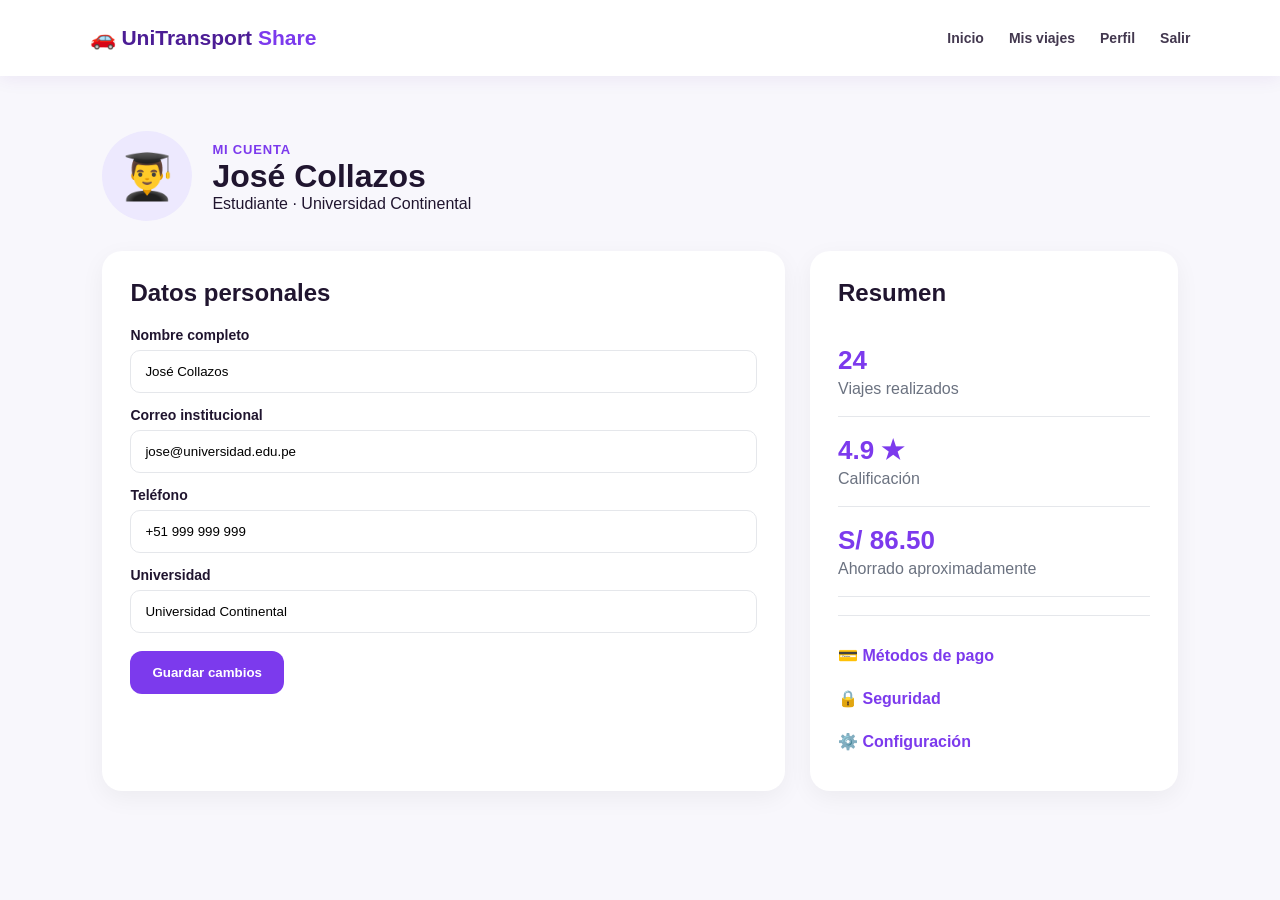
<file: UniTransport-Share/perfil.html>
<!DOCTYPE html>
<html lang="es">
<head><meta charset="UTF-8"><meta name="viewport" content="width=device-width, initial-scale=1.0"><title>Perfil | UniTransport</title><link rel="stylesheet" href="css/style.css"></head>
<body>
<header><a class="logo" href="estudiante.html">🚗 UniTransport <span>Share</span></a><nav><a href="estudiante.html">Inicio</a><a href="mis-viajes.html">Mis viajes</a><a href="perfil.html">Perfil</a><a href="index.html">Salir</a></nav></header>
<main class="page-container profile-page">
  <div class="profile-head"><div class="avatar big">👨‍🎓</div><div><span class="eyebrow">Mi cuenta</span><h1>José Collazos</h1><p>Estudiante · Universidad Continental</p></div></div>
  <div class="profile-grid">
    <section class="profile-card"><h2>Datos personales</h2><label>Nombre completo</label><input value="José Collazos"><label>Correo institucional</label><input value="jose@universidad.edu.pe"><label>Teléfono</label><input value="+51 999 999 999"><label>Universidad</label><input value="Universidad Continental"><button class="btn">Guardar cambios</button></section>
    <section class="profile-card"><h2>Resumen</h2><div class="profile-stat"><b>24</b><span>Viajes realizados</span></div><div class="profile-stat"><b>4.9 ★</b><span>Calificación</span></div><div class="profile-stat"><b>S/ 86.50</b><span>Ahorrado aproximadamente</span></div><hr><a href="#">💳 Métodos de pago</a><a href="#">🔒 Seguridad</a><a href="#">⚙️ Configuración</a></section>
  </div>
</main>
</body>
</html>
</file>
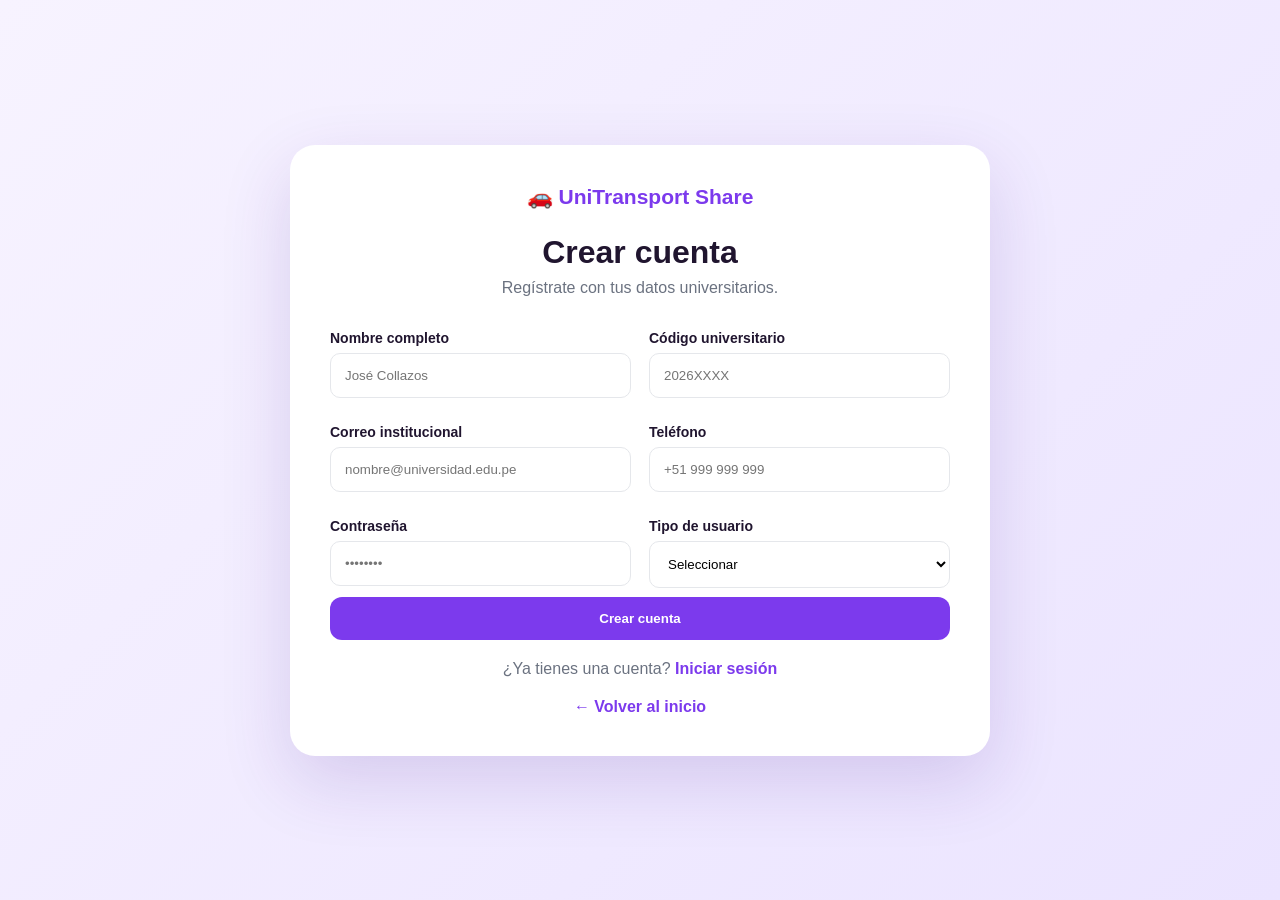
<file: UniTransport-Share/registro.html>
<!DOCTYPE html>
<html lang="es">
<head><meta charset="UTF-8"><meta name="viewport" content="width=device-width, initial-scale=1.0"><title>Crear cuenta | UniTransport</title><link rel="stylesheet" href="css/style.css"></head>
<body class="auth-body">
<div class="auth-card wide">
  <a class="logo auth-logo" href="index.html">🚗 UniTransport <span>Share</span></a>
  <h1>Crear cuenta</h1><p class="muted">Regístrate con tus datos universitarios.</p>
  <form id="registerForm">
    <div class="form-grid">
      <div><label>Nombre completo</label><input required placeholder="José Collazos"></div>
      <div><label>Código universitario</label><input required placeholder="2026XXXX"></div>
      <div><label>Correo institucional</label><input type="email" required placeholder="nombre@universidad.edu.pe"></div>
      <div><label>Teléfono</label><input type="tel" required placeholder="+51 999 999 999"></div>
      <div><label>Contraseña</label><input type="password" required placeholder="••••••••"></div>
      <div><label>Tipo de usuario</label><select id="userType" required><option value="">Seleccionar</option><option value="student">Estudiante</option><option value="driver">Conductor</option></select></div>
    </div>
    <button class="btn full" type="submit">Crear cuenta</button>
  </form>
  <p class="auth-bottom">¿Ya tienes una cuenta? <a href="login.html">Iniciar sesión</a></p>
  <a class="back-link" href="index.html">← Volver al inicio</a>
</div>
<script src="js/script.js"></script>
</body>
</html>
</file>
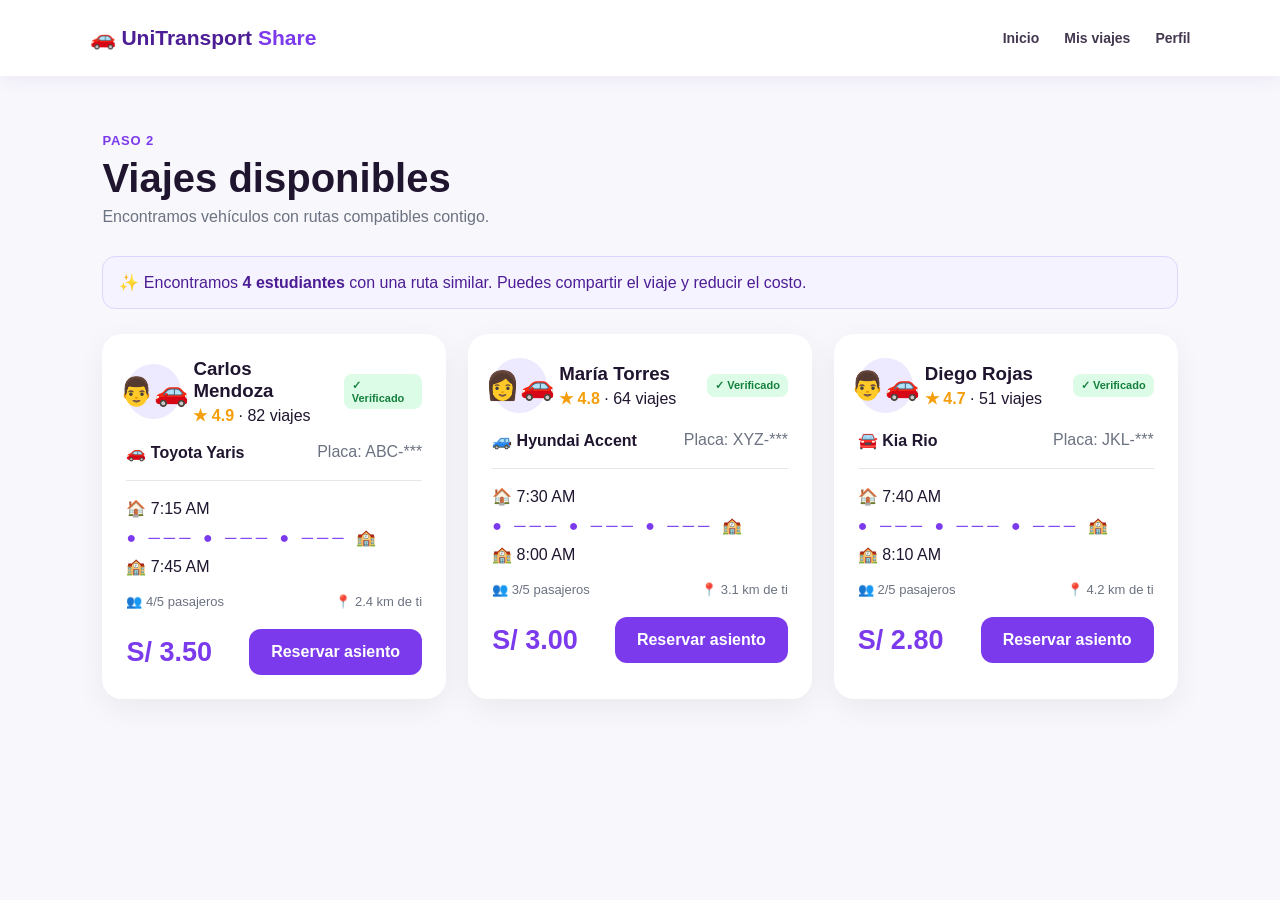
<file: UniTransport-Share/resultados.html>
<!DOCTYPE html>
<html lang="es">
<head><meta charset="UTF-8"><meta name="viewport" content="width=device-width, initial-scale=1.0"><title>Viajes disponibles | UniTransport</title><link rel="stylesheet" href="css/style.css"></head>
<body>
<header><a class="logo" href="estudiante.html">🚗 UniTransport <span>Share</span></a><nav><a href="estudiante.html">Inicio</a><a href="mis-viajes.html">Mis viajes</a><a href="perfil.html">Perfil</a></nav></header>
<main class="page-container">
  <div class="page-title"><span class="eyebrow">Paso 2</span><h1>Viajes disponibles</h1><p>Encontramos vehículos con rutas compatibles contigo.</p></div>
  <div class="smart-result">✨ Encontramos <b>4 estudiantes</b> con una ruta similar. Puedes compartir el viaje y reducir el costo.</div>
  <div class="results-grid">
    <article class="trip-card">
      <div class="driver-head"><div class="driver-photo">👨‍🚗</div><div><h3>Carlos Mendoza</h3><span class="rating">★ 4.9</span> · 82 viajes</div><span class="verified">✓ Verificado</span></div>
      <div class="vehicle"><b>🚗 Toyota Yaris</b><span>Placa: ABC-***</span></div>
      <div class="route-preview"><span>🏠 7:15 AM</span><div class="route-dots">● ─── ● ─── ● ─── 🏫</div><span>🏫 7:45 AM</span></div>
      <div class="trip-meta"><span>👥 4/5 pasajeros</span><span>📍 2.4 km de ti</span></div>
      <div class="card-footer"><strong>S/ 3.50</strong><a class="btn" href="confirmacion.html">Reservar asiento</a></div>
    </article>
    <article class="trip-card">
      <div class="driver-head"><div class="driver-photo">👩‍🚗</div><div><h3>María Torres</h3><span class="rating">★ 4.8</span> · 64 viajes</div><span class="verified">✓ Verificado</span></div>
      <div class="vehicle"><b>🚙 Hyundai Accent</b><span>Placa: XYZ-***</span></div>
      <div class="route-preview"><span>🏠 7:30 AM</span><div class="route-dots">● ─── ● ─── ● ─── 🏫</div><span>🏫 8:00 AM</span></div>
      <div class="trip-meta"><span>👥 3/5 pasajeros</span><span>📍 3.1 km de ti</span></div>
      <div class="card-footer"><strong>S/ 3.00</strong><a class="btn" href="confirmacion.html">Reservar asiento</a></div>
    </article>
    <article class="trip-card">
      <div class="driver-head"><div class="driver-photo">👨‍🚗</div><div><h3>Diego Rojas</h3><span class="rating">★ 4.7</span> · 51 viajes</div><span class="verified">✓ Verificado</span></div>
      <div class="vehicle"><b>🚘 Kia Rio</b><span>Placa: JKL-***</span></div>
      <div class="route-preview"><span>🏠 7:40 AM</span><div class="route-dots">● ─── ● ─── ● ─── 🏫</div><span>🏫 8:10 AM</span></div>
      <div class="trip-meta"><span>👥 2/5 pasajeros</span><span>📍 4.2 km de ti</span></div>
      <div class="card-footer"><strong>S/ 2.80</strong><a class="btn" href="confirmacion.html">Reservar asiento</a></div>
    </article>
  </div>
</main>
</body>
</html>
</file>
<file: UniTransport-Share/css/style.css>
*{margin:0;padding:0;box-sizing:border-box}:root{--purple:#7c3aed;--purple2:#5b21b6;--purple3:#4c1d95;--light:#f8f7fc;--lav:#ede9fe;--text:#20152f;--muted:#6b7280;--border:#e5e7eb;--green:#16a34a;--red:#ef4444;--white:#fff}html{scroll-behavior:smooth}body{font-family:Inter,Segoe UI,Arial,sans-serif;background:var(--light);color:var(--text)}a{text-decoration:none;color:inherit}header{height:76px;background:#fff;display:flex;align-items:center;justify-content:space-between;padding:0 7%;box-shadow:0 2px 18px rgba(76,29,149,.08);position:sticky;top:0;z-index:50}.logo{font-size:21px;font-weight:800;color:var(--purple3);white-space:nowrap}.logo span{color:var(--purple)}nav{display:flex;gap:25px;align-items:center}nav a{font-weight:600;color:#43384f;font-size:14px}nav a:hover{color:var(--purple)}.btn{display:inline-flex;align-items:center;justify-content:center;gap:8px;border:0;border-radius:12px;background:var(--purple);color:#fff;padding:14px 22px;font-weight:800;cursor:pointer;transition:.2s}.btn:hover{background:var(--purple2);transform:translateY(-2px)}.btn-small{padding:10px 16px}.btn-light{background:var(--lav);color:var(--purple3)}.btn-light:hover{background:#ddd6fe;color:var(--purple3)}.full{width:100%}.center{display:flex}.hero{min-height:calc(100vh - 76px);padding:70px 8%;display:flex;align-items:center;justify-content:space-between;gap:60px;background:radial-gradient(circle at 82% 18%,#ede9fe 0,transparent 35%),linear-gradient(135deg,#faf9ff,#f1edff)}.hero-copy{max-width:650px}.badge,.eyebrow{display:inline-block;color:var(--purple);font-weight:800;font-size:13px;text-transform:uppercase;letter-spacing:.8px}.badge{background:#ede9fe;border-radius:30px;padding:9px 13px;margin-bottom:20px}.hero h1{font-size:60px;line-height:1.04;letter-spacing:-2px;margin-bottom:24px}.hero h1 span{color:var(--purple)}.hero p{font-size:18px;line-height:1.7;color:var(--muted);max-width:620px;margin-bottom:30px}.actions{display:flex;gap:12px}.mini-stats{display:flex;gap:35px;margin-top:38px}.mini-stats div{display:flex;flex-direction:column;gap:4px}.mini-stats b{font-size:22px;color:var(--purple3)}.mini-stats small{color:var(--muted)}.hero-visual{width:46%;max-width:530px}.map-card,.fake-mini-map,.fake-map{position:relative;overflow:hidden;background:#eef0f5;border-radius:30px}.map-card{height:470px;box-shadow:0 25px 70px rgba(76,29,149,.22)}.map-grid{position:absolute;inset:0;background:linear-gradient(30deg,transparent 46%,#d5d9e2 47%,#d5d9e2 49%,transparent 50%),linear-gradient(120deg,transparent 46%,#d5d9e2 47%,#d5d9e2 49%,transparent 50%),linear-gradient(90deg,transparent 48%,#e0e3e9 49%,#e0e3e9 51%,transparent 52%);background-size:120px 100px}.road{position:absolute;height:18px;background:#fff;border:4px solid #dfe3ea;border-radius:20px}.road-1{width:120%;top:45%;left:-10%;transform:rotate(24deg)}.road-2{width:120%;top:58%;left:-8%;transform:rotate(-18deg)}.route-line{position:absolute;height:7px;background:var(--purple);border-radius:20px;width:65%;left:17%;top:50%;transform:rotate(-18deg);box-shadow:0 0 0 3px #ddd6fe}.map-pin,.map-car{position:absolute;width:52px;height:52px;background:#fff;border-radius:50%;display:flex;align-items:center;justify-content:center;box-shadow:0 8px 20px rgba(0,0,0,.16);font-size:25px;z-index:3}.pin-home{left:9%;top:65%}.pin-1{left:31%;top:57%}.pin-2{left:57%;top:42%}.pin-uni{right:9%;top:19%}.map-car{left:45%;top:43%;background:var(--purple);color:#fff}.map-label{position:absolute;bottom:20px;left:20px;right:20px;background:#fff;padding:15px;border-radius:14px;font-weight:700;color:var(--purple3);box-shadow:0 5px 18px rgba(0,0,0,.1);z-index:4}.features-section{padding:80px 8%;background:#fff}.section-heading{text-align:center;margin-bottom:35px}.section-heading h2{font-size:34px;margin-top:8px}.feature-grid{display:grid;grid-template-columns:repeat(4,1fr);gap:20px}.feature-card{padding:28px;background:var(--light);border:1px solid #eee9fa;border-radius:20px}.feature-icon{font-size:38px;margin-bottom:16px}.feature-card h3{margin-bottom:8px}.feature-card p{color:var(--muted);line-height:1.6}footer{padding:35px 8%;background:var(--purple3);color:#fff;display:flex;gap:20px;align-items:center;justify-content:space-between}footer span,footer small{color:#ddd6fe}.auth-body{min-height:100vh;background:linear-gradient(135deg,#f7f3ff,#ebe4ff);display:flex;align-items:center;justify-content:center;padding:25px}.auth-card{width:420px;background:#fff;padding:40px;border-radius:25px;box-shadow:0 25px 70px rgba(76,29,149,.16)}.auth-card.wide{width:min(700px,100%)}.auth-logo{display:block;text-align:center;margin-bottom:25px}.auth-icon{text-align:center;font-size:38px}.auth-card h1{text-align:center;margin:8px 0}.muted{color:var(--muted);text-align:center;margin-bottom:25px}.auth-card form{display:flex;flex-direction:column;gap:9px}.auth-card label{font-weight:700;font-size:14px;margin-top:8px}.auth-card input,.auth-card select,.profile-card input{width:100%;padding:13px 14px;border:1px solid var(--border);border-radius:10px;outline:none;background:#fff}.auth-card input:focus,.auth-card select:focus,.profile-card input:focus{border-color:var(--purple);box-shadow:0 0 0 3px var(--lav)}.form-row{display:flex;align-items:center}.between{justify-content:space-between;margin:8px 0}.check{display:flex!important;align-items:center;gap:6px!important;font-weight:500!important}.check input{width:auto!important}.auth-card a{color:var(--purple);font-weight:700}.auth-bottom{text-align:center;color:var(--muted);margin-top:20px}.back-link{display:block;text-align:center;margin-top:20px}.dashboard,.page-container{padding:55px 8%;max-width:1400px;margin:auto}.welcome{display:flex;align-items:center;justify-content:space-between;margin-bottom:38px}.welcome h1{font-size:38px;margin:8px 0}.welcome p,.page-title p{color:var(--muted)}.avatar{width:55px;height:55px;border-radius:50%;background:var(--lav);display:flex;align-items:center;justify-content:center;font-size:28px}.avatar.big{width:90px;height:90px;font-size:45px}.trip-choice{display:grid;grid-template-columns:1fr 1fr;gap:25px;max-width:950px}.choice-card{background:#fff;padding:38px;border-radius:25px;box-shadow:0 12px 35px rgba(0,0,0,.06);border:2px solid transparent;transition:.2s}.choice-card:hover{transform:translateY(-5px);border-color:#c4b5fd}.choice-card.primary{background:linear-gradient(135deg,var(--purple),var(--purple2));color:#fff}.choice-icon{font-size:55px}.choice-card h2{margin:20px 0 10px}.choice-card p{color:var(--muted);line-height:1.6}.choice-card.primary p{color:#ede9fe}.choice-link{display:block;margin-top:20px;font-weight:800;color:var(--purple)}.primary .choice-link{color:#fff}.quick-grid{display:grid;grid-template-columns:repeat(3,1fr);gap:18px;max-width:950px;margin-top:25px}.quick-card{background:#fff;padding:20px;border-radius:17px;display:flex;gap:15px;align-items:center;border:1px solid #eee;box-shadow:0 6px 20px rgba(0,0,0,.04)}.quick-card>span{font-size:30px}.quick-card div{display:flex;flex-direction:column;gap:5px}.quick-card small{color:var(--muted)}.page-title{margin-bottom:30px}.page-title h1{font-size:40px;margin:7px 0}.search-panel{background:#fff;padding:30px;border-radius:22px;box-shadow:0 10px 35px rgba(0,0,0,.06);max-width:1000px}.form-grid{display:grid;grid-template-columns:1fr 1fr;gap:18px}.form-grid>div{display:flex;flex-direction:column;gap:7px}.form-grid label{font-weight:700;font-size:14px}.form-grid input,.form-grid select{padding:14px;border:1px solid var(--border);border-radius:10px}.direction-toggle{display:flex;gap:10px;margin-bottom:25px}.direction{padding:13px 18px;border:1px solid #ddd6fe;background:#fff;border-radius:10px;font-weight:800;cursor:pointer;color:var(--purple3)}.direction.active{background:var(--purple);color:#fff}.smart-message,.smart-result{margin:25px 0;padding:16px;border-radius:13px;background:#f5f3ff;color:var(--purple3);border:1px solid #ddd6fe}.results-grid{display:grid;grid-template-columns:repeat(auto-fit,minmax(320px,1fr));gap:22px}.trip-card{background:#fff;padding:24px;border-radius:20px;box-shadow:0 9px 30px rgba(0,0,0,.06)}.driver-head{display:flex;align-items:center;gap:12px}.driver-photo{width:55px;height:55px;border-radius:50%;background:var(--lav);display:flex;align-items:center;justify-content:center;font-size:28px}.driver-photo.large{width:65px;height:65px}.driver-head h3{margin-bottom:4px}.rating{color:#f59e0b;font-weight:800}.verified{margin-left:auto;background:#dcfce7;color:#15803d;padding:5px 8px;border-radius:8px;font-size:11px;font-weight:800}.vehicle{display:flex;justify-content:space-between;padding:18px 0;border-bottom:1px solid var(--border)}.vehicle span{color:var(--muted)}.route-preview{padding:18px 0;display:flex;flex-direction:column;gap:10px}.route-dots{color:var(--purple);letter-spacing:4px}.trip-meta{display:flex;justify-content:space-between;color:var(--muted);font-size:13px}.card-footer{display:flex;align-items:center;justify-content:space-between;margin-top:20px}.card-footer strong{font-size:27px;color:var(--purple)}.confirm-page{padding:50px 20px}.confirm-card{max-width:650px;margin:auto;background:#fff;padding:35px;border-radius:25px;box-shadow:0 15px 45px rgba(0,0,0,.07)}.success-icon{width:65px;height:65px;border-radius:50%;background:#dcfce7;color:var(--green);display:flex;align-items:center;justify-content:center;font-size:35px;margin-bottom:15px}.confirm-card h1{font-size:32px;margin:7px 0}.driver-summary{display:flex;gap:15px;align-items:center;background:#f8f7fc;padding:18px;border-radius:15px;margin:25px 0}.detail-list{border-top:1px solid var(--border)}.detail-list>div{display:flex;justify-content:space-between;padding:15px 0;border-bottom:1px solid var(--border);gap:15px}.detail-list span{color:var(--muted)}.purple{color:var(--purple)!important}.safety-note{background:#f5f3ff;color:var(--purple3);padding:15px;border-radius:12px;margin:20px 0}.center-link{margin-top:15px}.tracking{height:calc(100vh - 76px);display:grid;grid-template-columns:1fr 380px}.fake-map{border-radius:0}.road-a,.road-b{position:absolute;height:20px;background:#fff;border:4px solid #d7dbe3;border-radius:30px;width:130%}.road-a{top:42%;left:-10%;transform:rotate(25deg)}.road-b{top:65%;left:-15%;transform:rotate(-22deg)}.track-route{top:54%;left:15%;width:70%;transform:rotate(-20deg)}.pin-track-home{left:8%;top:70%}.pin-track-1{left:33%;top:60%}.pin-track-2{left:57%;top:47%}.pin-track-uni{right:10%;top:20%}.moving{left:48%;top:45%;background:var(--purple);color:#fff}.map-control{position:absolute;right:20px;top:20px;background:#fff;border-radius:12px;padding:8px 15px;font-size:25px;text-align:center;box-shadow:0 5px 15px rgba(0,0,0,.12)}.map-control hr{border:0;border-top:1px solid #ddd;margin:7px -5px}.tracking-panel{background:#fff;padding:32px;box-shadow:-8px 0 25px rgba(0,0,0,.07);overflow:auto}.tracking-panel h1{font-size:27px;margin:8px 0 20px}.eta{display:flex;gap:15px;align-items:center;background:#f5f3ff;padding:18px;border-radius:15px}.eta>span{font-size:30px}.eta div{display:flex;flex-direction:column;gap:4px}.eta small{color:var(--muted)}.eta strong{font-size:23px;color:var(--purple)}.progress{height:8px;background:#e5e7eb;border-radius:10px;margin:20px 0}.progress div{height:100%;background:var(--purple);border-radius:10px}.track-status,.next-stop{display:flex;justify-content:space-between;padding:15px 0;border-bottom:1px solid var(--border)}.next-stop{justify-content:flex-start;gap:12px}.next-stop div,.trip-driver{display:flex;flex-direction:column;gap:5px}.next-stop small,.trip-driver small{color:var(--muted)}.trip-driver{flex-direction:row;align-items:center;margin:22px 0}.emergency{width:100%;padding:14px;border:0;border-radius:11px;background:#fee2e2;color:#b91c1c;font-weight:800;margin-bottom:12px;cursor:pointer}.history-card{background:#fff;border-radius:18px;padding:22px;margin-bottom:15px;display:flex;justify-content:space-between;align-items:center;box-shadow:0 7px 22px rgba(0,0,0,.05)}.history-card h3{margin:10px 0 5px}.history-card p{color:var(--muted)}.status{font-size:12px;font-weight:800}.status.active{color:var(--purple)}.status.completed{color:var(--green)}.profile-head{display:flex;align-items:center;gap:20px;margin-bottom:30px}.profile-grid{display:grid;grid-template-columns:1.3fr .7fr;gap:25px}.profile-card{background:#fff;padding:28px;border-radius:20px;box-shadow:0 7px 25px rgba(0,0,0,.05)}.profile-card h2{margin-bottom:20px}.profile-card label{display:block;font-weight:700;font-size:14px;margin:14px 0 7px}.profile-card button{margin-top:18px}.profile-stat{padding:18px 0;border-bottom:1px solid var(--border);display:flex;flex-direction:column;gap:4px}.profile-stat b{font-size:26px;color:var(--purple)}.profile-stat span{color:var(--muted)}.profile-card hr{border:0;border-top:1px solid var(--border);margin:18px 0}.profile-card>a{display:block;padding:12px 0;color:var(--purple);font-weight:700}.driver-kpis,.admin-kpis{display:grid;grid-template-columns:repeat(4,1fr);gap:18px;margin-bottom:25px}.driver-kpis>div,.admin-kpis>div{background:#fff;padding:22px;border-radius:18px;display:flex;flex-direction:column;gap:5px;box-shadow:0 7px 22px rgba(0,0,0,.05)}.driver-kpis span,.admin-kpis span{font-size:28px}.driver-kpis b,.admin-kpis b{font-size:26px;color:var(--purple)}.driver-kpis small,.admin-kpis small{color:var(--muted)}.driver-main-grid{display:grid;grid-template-columns:1.5fr .7fr;gap:22px}.driver-panel{background:#fff;border-radius:20px;padding:25px;box-shadow:0 7px 25px rgba(0,0,0,.05)}.panel-title{display:flex;justify-content:space-between;align-items:center;margin-bottom:18px}.passenger-list{margin:20px 0}.passenger-list>div{display:flex;gap:10px;padding:13px 0;border-bottom:1px solid var(--border)}.passenger-list span{margin-left:auto;color:var(--muted)}.quick-driver a{display:block;padding:18px;border-radius:12px;background:var(--light);margin:10px 0;color:var(--purple3);font-weight:800}.passenger-page-grid{display:grid;grid-template-columns:1fr 1.3fr;gap:25px}.request{display:flex;align-items:center;gap:12px;padding:15px 0;border-bottom:1px solid var(--border)}.request>div:nth-child(2){display:flex;flex-direction:column;gap:4px}.request small{color:var(--muted)}.accepted{margin-left:auto;color:var(--green);font-size:12px;font-weight:800}.fake-mini-map{height:450px}.fake-mini-map .route-line{top:55%}.earnings-grid{display:grid;grid-template-columns:2fr 1fr 1fr;gap:20px;margin-bottom:25px}.earning-main,.earning-small{background:#fff;border-radius:20px;padding:25px;box-shadow:0 7px 22px rgba(0,0,0,.05);display:flex;flex-direction:column;gap:8px}.earning-main strong{font-size:42px;color:var(--purple)}.positive{color:var(--green);font-weight:700}.earning-small span{font-size:28px}.earning-small b{font-size:28px;color:var(--purple)}.earning-small small{color:var(--muted)}.table-card{overflow:auto}table{width:100%;border-collapse:collapse}th,td{text-align:left;padding:15px;border-bottom:1px solid var(--border)}th{color:var(--muted);font-size:13px}.admin-grid{display:grid;grid-template-columns:repeat(4,1fr);gap:18px}.admin-grid a{background:#fff;padding:25px;border-radius:18px;display:flex;flex-direction:column;gap:8px;box-shadow:0 7px 22px rgba(0,0,0,.05)}.admin-grid span{color:var(--muted);font-size:14px}@media(max-width:1000px){.hero{flex-direction:column}.hero-copy,.hero-visual{width:100%;max-width:700px}.feature-grid{grid-template-columns:1fr 1fr}.tracking{grid-template-columns:1fr}.tracking-panel{position:absolute;bottom:0;left:0;right:0;max-height:48vh}.driver-kpis,.admin-kpis{grid-template-columns:1fr 1fr}.driver-main-grid,.passenger-page-grid,.profile-grid{grid-template-columns:1fr}.admin-grid{grid-template-columns:1fr 1fr}}@media(max-width:700px){header{padding:0 20px}header nav{display:none}.hero{padding:45px 20px}.hero h1{font-size:42px}.hero-visual{max-width:100%}.map-card{height:360px}.features-section,.dashboard,.page-container{padding:45px 20px}.feature-grid,.trip-choice,.quick-grid,.form-grid,.earnings-grid{grid-template-columns:1fr}.mini-stats{gap:18px;flex-wrap:wrap}.actions{flex-direction:column}.auth-card{padding:28px 20px}.history-card{align-items:flex-start;gap:15px;flex-direction:column}.driver-kpis,.admin-kpis{grid-template-columns:1fr 1fr}.admin-grid{grid-template-columns:1fr}.tracking{height:calc(100vh - 76px)}footer{flex-direction:column;text-align:center}.direction-toggle{flex-direction:column}}
</file>
